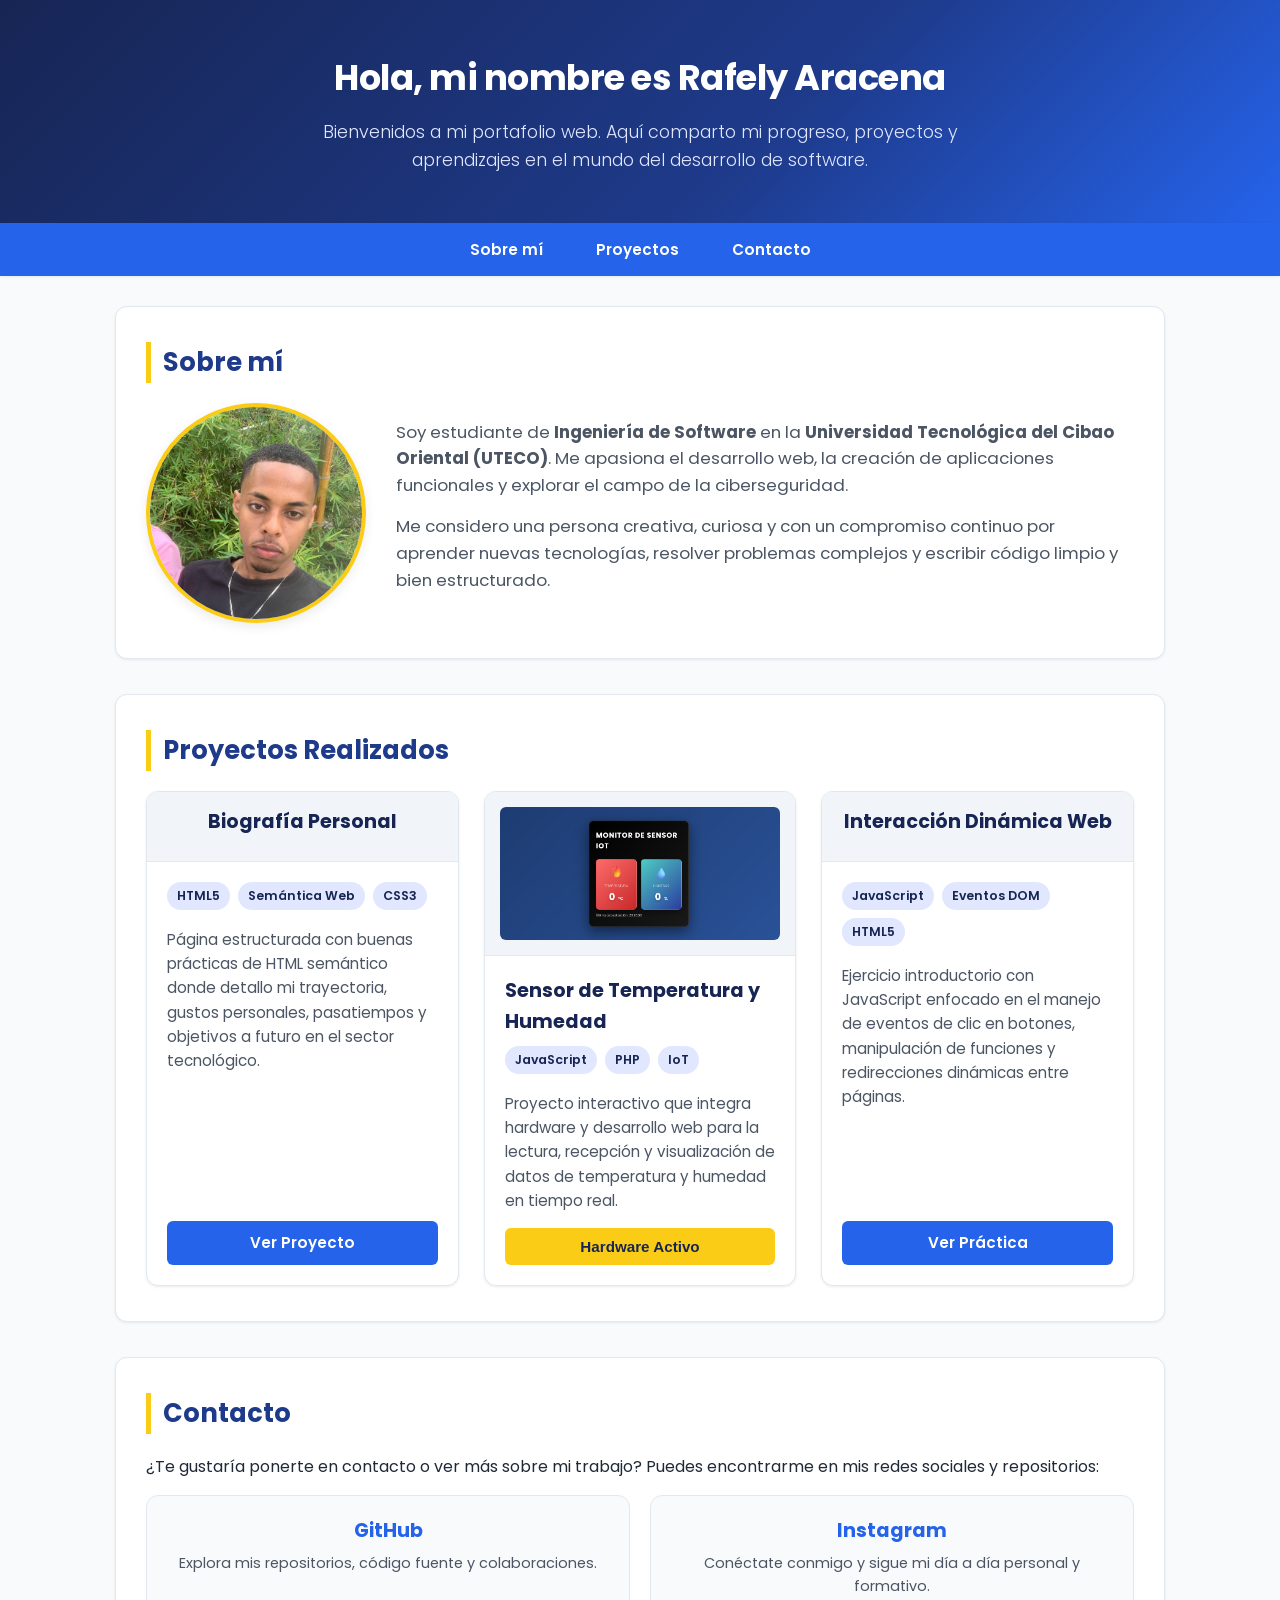
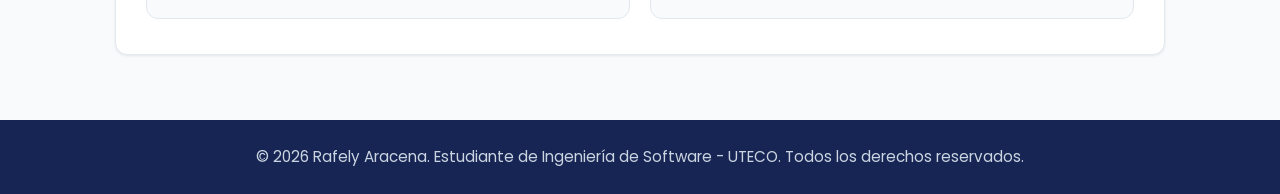
<file: index.html>
<!DOCTYPE html>
<html lang="es">
<head>
    <meta charset="UTF-8">
    <meta name="viewport" content="width=device-width, initial-scale=1.0">
    <meta name="description" content="Portafolio web personal de Rafely Aracena, estudiante de Ingeniería de Software en UTECO. Proyectos de desarrollo web, HTML5, CSS3 y JavaScript.">
    <meta name="author" content="Rafely Aracena">
    <title>Rafely Aracena | Portafolio Web</title>

    <!-- Google Fonts: Poppins -->
    <link rel="preconnect" href="https://fonts.googleapis.com">
    <link rel="preconnect" href="https://fonts.gstatic.com" crossorigin>
    <link href="https://fonts.googleapis.com/css2?family=Poppins:wght@300;400;500;600;700&display=swap" rel="stylesheet">

    <!-- Hoja de Estilos -->
    <link rel="stylesheet" href="assets/css/styles.css">
</head>
<body>

    <!-- Encabezado Principal -->
    <header>
        <h1>Hola, mi nombre es Rafely Aracena</h1>
        <p>Bienvenidos a mi portafolio web. Aquí comparto mi progreso, proyectos y aprendizajes en el mundo del desarrollo de software.</p>
    </header>

    <!-- Barra de Navegación -->
    <nav>
        <ul>
            <li><a href="#sobre-mi">Sobre mí</a></li>
            <li><a href="#proyectos">Proyectos</a></li>
            <li><a href="#contacto">Contacto</a></li>
        </ul>
    </nav>

    <!-- Contenido Principal -->
    <main>
        <!-- Sección: Sobre Mí -->
        <section id="sobre-mi">
            <h2>Sobre mí</h2>
            <div class="about-container">
                <img src="assets/img/perfil.jpeg" alt="Fotografía de Rafely Aracena" class="profile-img" loading="lazy">
                <div class="about-text">
                    <p>Soy estudiante de <strong>Ingeniería de Software</strong> en la <strong>Universidad Tecnológica del Cibao Oriental (UTECO)</strong>. Me apasiona el desarrollo web, la creación de aplicaciones funcionales y explorar el campo de la ciberseguridad.</p>
                    <p>Me considero una persona creativa, curiosa y con un compromiso continuo por aprender nuevas tecnologías, resolver problemas complejos y escribir código limpio y bien estructurado.</p>
                </div>
            </div>
        </section>

        <!-- Sección: Proyectos -->
        <section id="proyectos">
            <h2>Proyectos Realizados</h2>
            <div class="projects-grid">
                
                <!-- Proyecto 1: Biografía -->
                <article class="project-card">
                    <div class="project-card-header">
                        <h3>Biografía Personal</h3>
                    </div>
                    <div class="project-card-body">
                        <div class="tech-tags">
                            <span class="badge">HTML5</span>
                            <span class="badge">Semántica Web</span>
                            <span class="badge">CSS3</span>
                        </div>
                        <p>Página estructurada con buenas prácticas de HTML semántico donde detallo mi trayectoria, gustos personales, pasatiempos y objetivos a futuro en el sector tecnológico.</p>
                        <a href="pages/biografia.html" class="btn">Ver Proyecto</a>
                    </div>
                </article>

                <!-- Proyecto 2: Sensor de Temperatura y Humedad -->
                <article class="project-card">
                    <div class="project-card-header">
                        <img src="assets/img/sensor.png" alt="Captura del sistema de sensor de temperatura y humedad" loading="lazy">
                    </div>
                    <div class="project-card-body">
                        <h3>Sensor de Temperatura y Humedad</h3>
                        <div class="tech-tags">
                            <span class="badge">JavaScript</span>
                            <span class="badge">PHP</span>
                            <span class="badge">IoT</span>
                        </div>
                        <p>Proyecto interactivo que integra hardware y desarrollo web para la lectura, recepción y visualización de datos de temperatura y humedad en tiempo real.</p>
                        <button class="btn btn-accent" disabled title="Proyecto en demostración física">Hardware Activo</button>
                    </div>
                </article>

                <!-- Proyecto 3: Práctica de JavaScript y DOM -->
                <article class="project-card">
                    <div class="project-card-header">
                        <h3>Interacción Dinámica Web</h3>
                    </div>
                    <div class="project-card-body">
                        <div class="tech-tags">
                            <span class="badge">JavaScript</span>
                            <span class="badge">Eventos DOM</span>
                            <span class="badge">HTML5</span>
                        </div>
                        <p>Ejercicio introductorio con JavaScript enfocado en el manejo de eventos de clic en botones, manipulación de funciones y redirecciones dinámicas entre páginas.</p>
                        <a href="pages/practica-js.html" class="btn">Ver Práctica</a>
                    </div>
                </article>

            </div>
        </section>

        <!-- Sección: Contacto -->
        <section id="contacto">
            <h2>Contacto</h2>
            <p>¿Te gustaría ponerte en contacto o ver más sobre mi trabajo? Puedes encontrarme en mis redes sociales y repositorios:</p>
            
            <div class="contact-links">
                <a href="https://github.com/Jaco-design?tab=repositories" target="_blank" rel="noopener noreferrer" class="contact-card">
                    <h3>GitHub</h3>
                    <p>Explora mis repositorios, código fuente y colaboraciones.</p>
                </a>
                <a href="https://www.instagram.com/the___jaco/" target="_blank" rel="noopener noreferrer" class="contact-card">
                    <h3>Instagram</h3>
                    <p>Conéctate conmigo y sigue mi día a día personal y formativo.</p>
                </a>
            </div>
        </section>
    </main>

    <!-- Pie de Página -->
    <footer>
        <p>&copy; 2026 Rafely Aracena. Estudiante de Ingeniería de Software - UTECO. Todos los derechos reservados.</p>
    </footer>

</body>
</html>
</file>
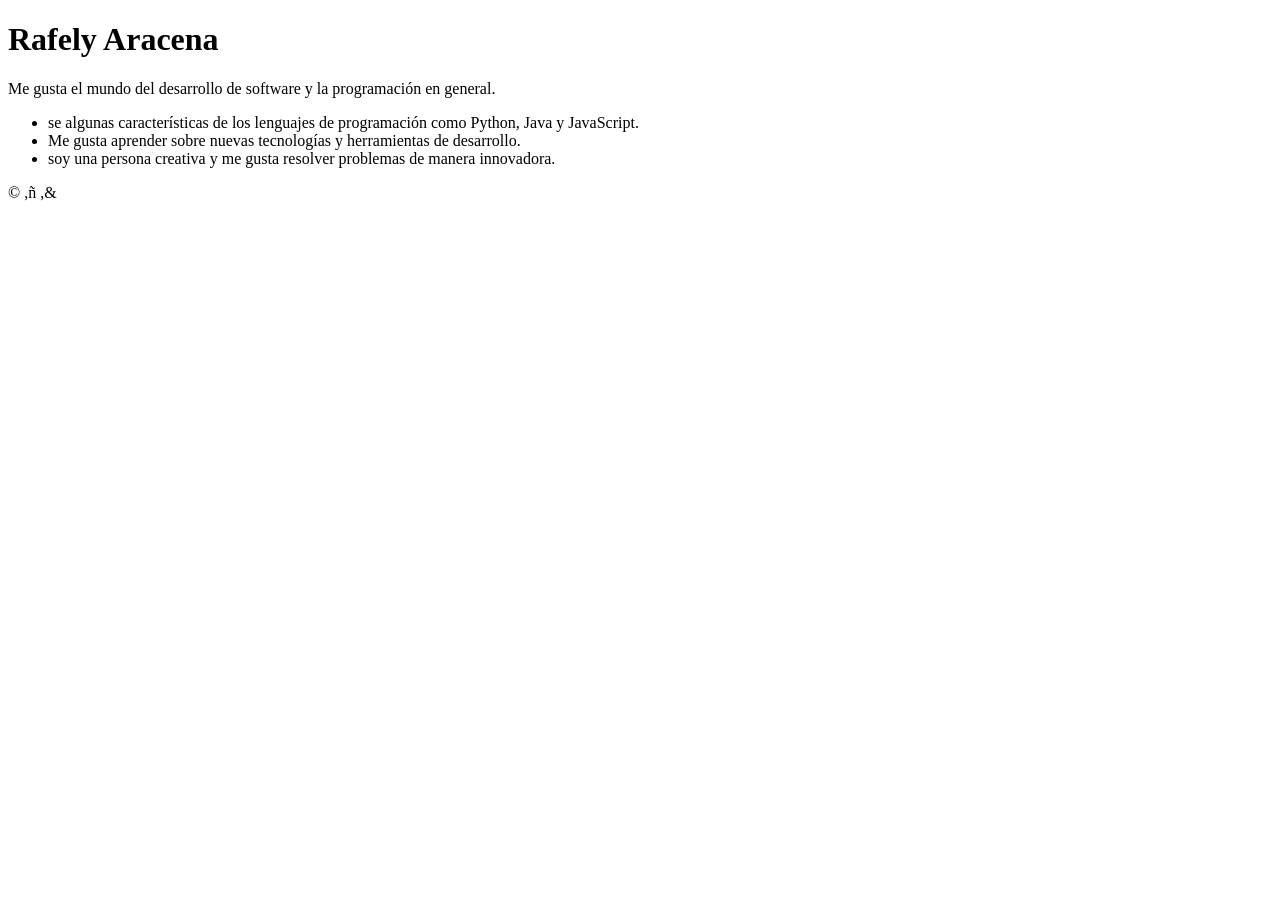
<file: carpeta1/index1.html>
<!DOCTYPE html>
<html lang="es">
<head>
    <meta charset="UTF-8">
    <meta name="viewport" content="width=device-width, initial-scale=1.0">
    <title>Practica 1 Perfil</title>
</head>
<body>
    <h1>Rafely Aracena</h1>
    <p>Me gusta el mundo del desarrollo de software y la programación en general.</p>
    <ul>
        <li>se algunas características de los lenguajes de programación como Python, Java y JavaScript.</li>
        <li>Me gusta aprender sobre nuevas tecnologías y herramientas de desarrollo.</li>
        <li>soy una persona creativa y me gusta resolver problemas de manera innovadora.</li>
    </ul>
    <p>&copy; ,&ntilde; ,&amp;</p>
</body>
</html>
</file>
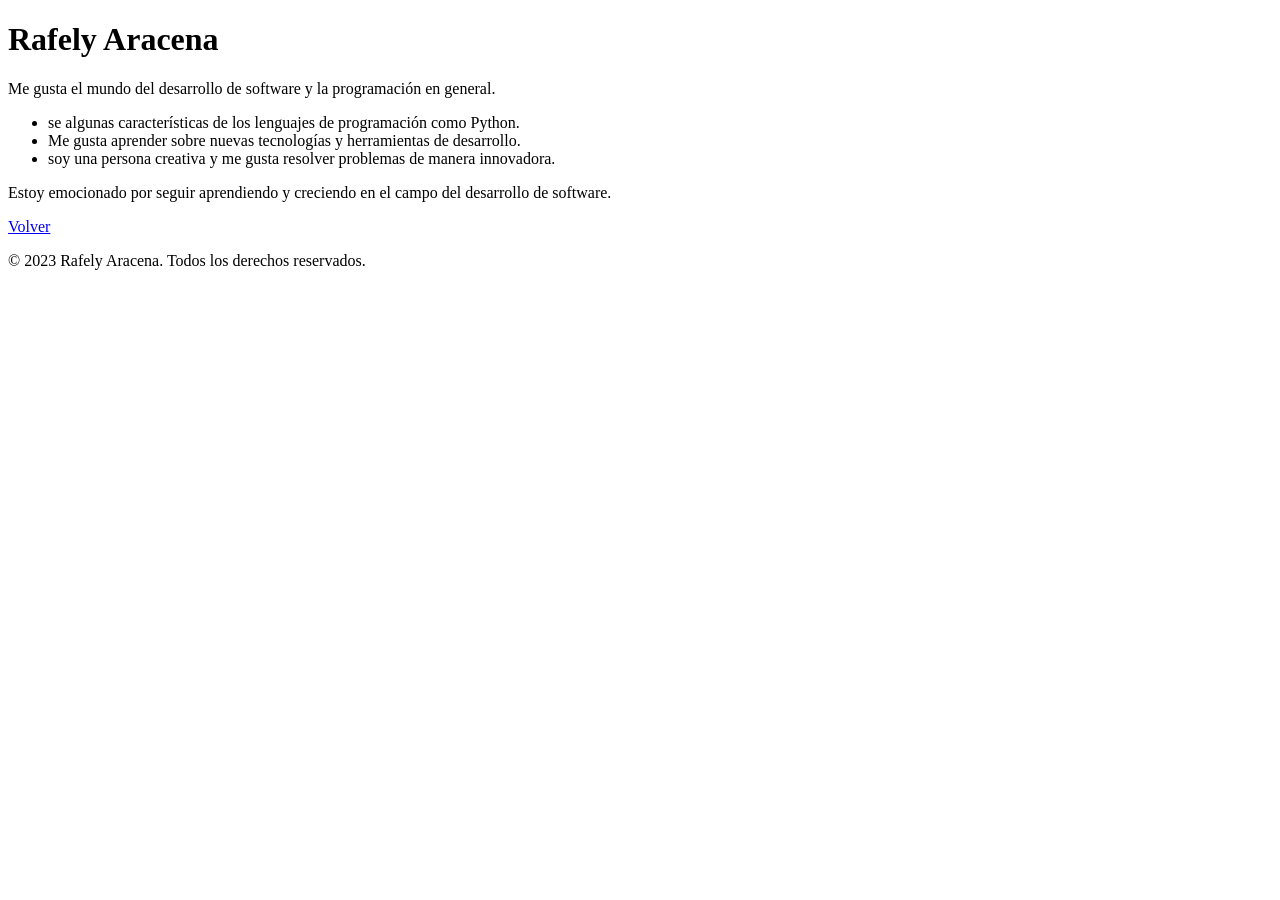
<file: MiniPortafolio/index1.html>
<!DOCTYPE html>
<html lang="es">
<head>
    <meta charset="UTF-8">
    <meta name="viewport" content="width=device-width, initial-scale=1.0">
    <title>Practica 1 Perfil</title>
</head>
<body>
    <h1>Rafely Aracena</h1>
    <p>Me gusta el mundo del desarrollo de software y la programación en general.</p>
    <ul>
        <li>se algunas características de los lenguajes de programación como Python.</li>
        <li>Me gusta aprender sobre nuevas tecnologías y herramientas de desarrollo.</li>
        <li>soy una persona creativa y me gusta resolver problemas de manera innovadora.</li>
    </ul>
    <p>Estoy emocionado por seguir aprendiendo y creciendo en el campo del desarrollo de software.</p>
    <a href="HTLyJavaScript.html">Volver</a>
    <p>&copy; 2023 Rafely Aracena. Todos los derechos reservados.</p>
</body>
</html>
</file>
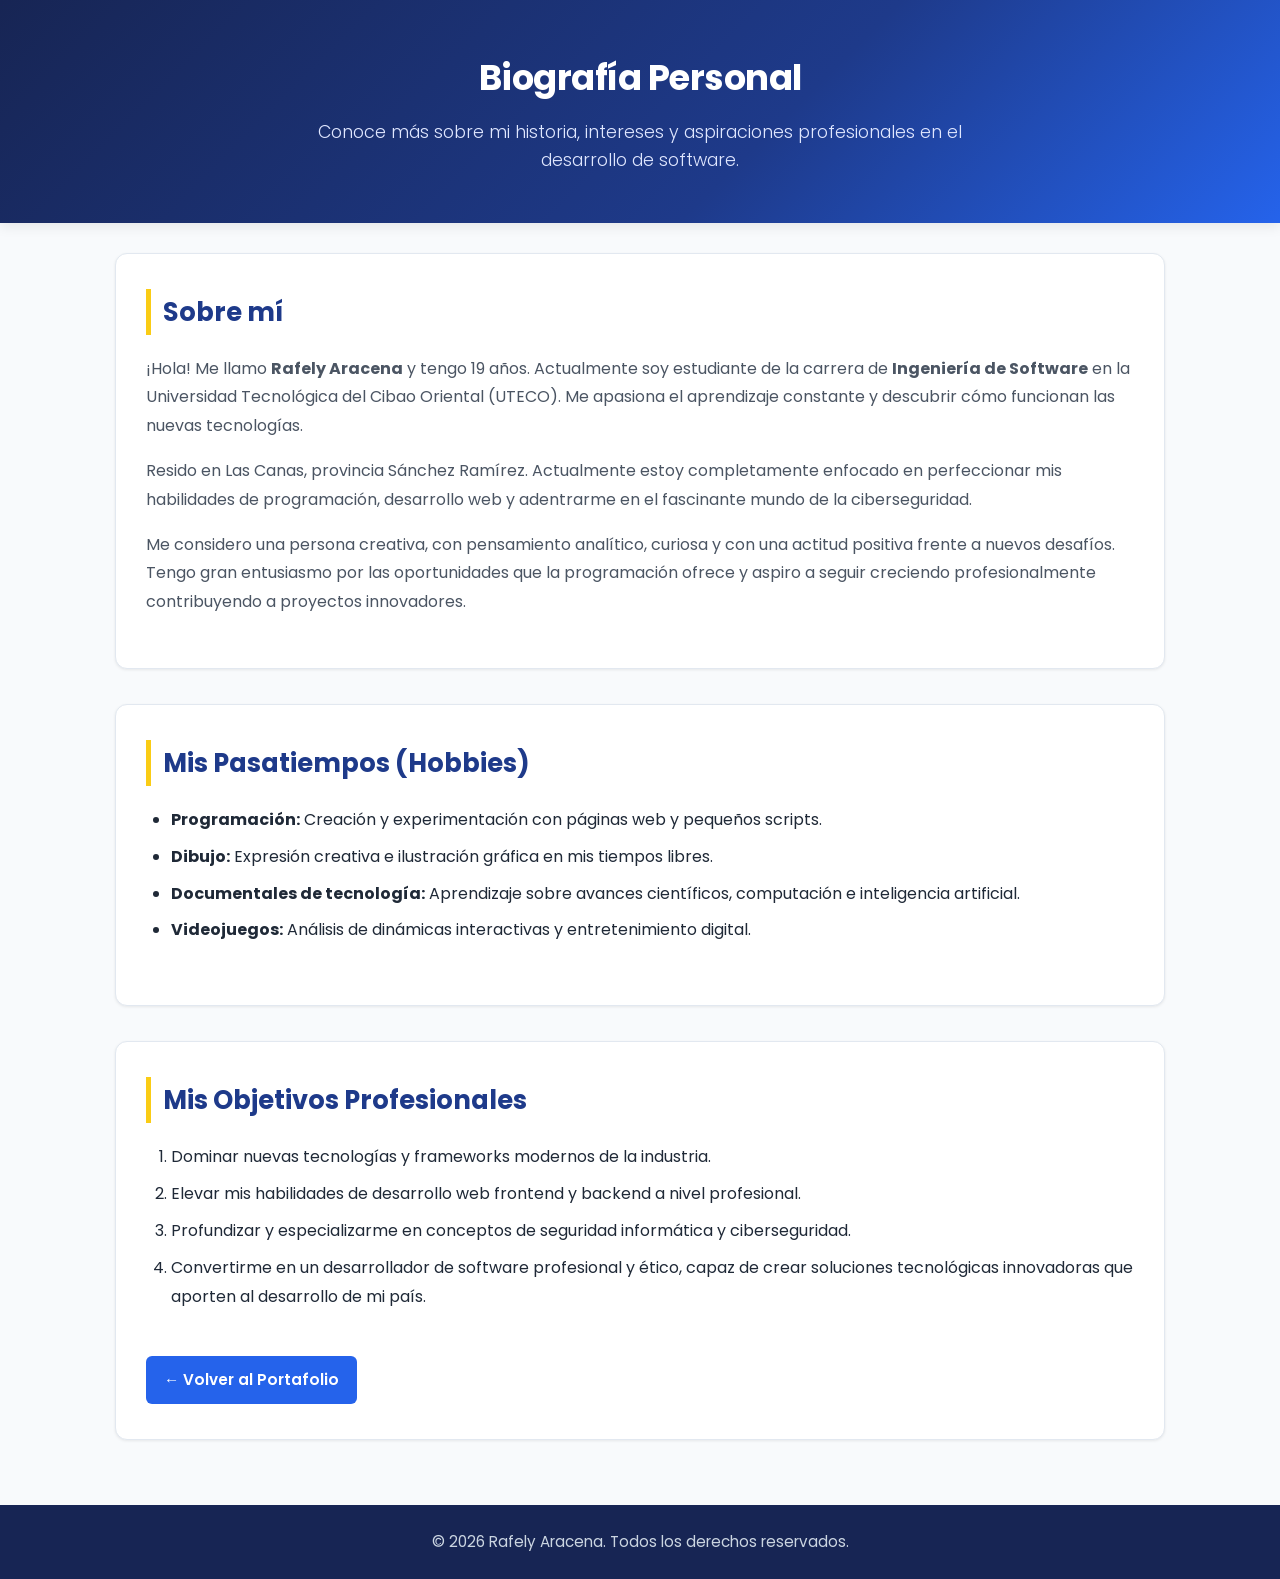
<file: pages/biografia.html>
<!DOCTYPE html>
<html lang="es">
<head>
    <meta charset="UTF-8">
    <meta name="viewport" content="width=device-width, initial-scale=1.0">
    <meta name="description" content="Biografía personal de Rafely Aracena, estudiante de Ingeniería de Software en UTECO. Información personal, gustos, intereses y objetivos.">
    <meta name="keywords" content="biografía, Rafely Aracena, estudiante de software, UTECO, desarrollo web, ciberseguridad">
    <meta name="author" content="Rafely Aracena">
    <title>Biografía | Rafely Aracena</title>

    <!-- Google Fonts: Poppins -->
    <link rel="preconnect" href="https://fonts.googleapis.com">
    <link rel="preconnect" href="https://fonts.gstatic.com" crossorigin>
    <link href="https://fonts.googleapis.com/css2?family=Poppins:wght@300;400;500;600;700&display=swap" rel="stylesheet">

    <!-- Hoja de Estilos -->
    <link rel="stylesheet" href="../assets/css/styles.css">
</head>
<body>

    <!-- Encabezado -->
    <header>
        <h1>Biografía Personal</h1>
        <p>Conoce más sobre mi historia, intereses y aspiraciones profesionales en el desarrollo de software.</p>
    </header>

    <!-- Contenido Principal -->
    <main>
        <article class="article-content">
            <section>
                <h2>Sobre mí</h2>
                <p>¡Hola! Me llamo <strong>Rafely Aracena</strong> y tengo 19 años. Actualmente soy estudiante de la carrera de <strong>Ingeniería de Software</strong> en la Universidad Tecnológica del Cibao Oriental (UTECO). Me apasiona el aprendizaje constante y descubrir cómo funcionan las nuevas tecnologías.</p>
                
                <p>Resido en Las Canas, provincia Sánchez Ramírez. Actualmente estoy completamente enfocado en perfeccionar mis habilidades de programación, desarrollo web y adentrarme en el fascinante mundo de la ciberseguridad.</p>

                <p>Me considero una persona creativa, con pensamiento analítico, curiosa y con una actitud positiva frente a nuevos desafíos. Tengo gran entusiasmo por las oportunidades que la programación ofrece y aspiro a seguir creciendo profesionalmente contribuyendo a proyectos innovadores.</p>
            </section>

            <section>
                <h2>Mis Pasatiempos (Hobbies)</h2>
                <ul>
                    <li><strong>Programación:</strong> Creación y experimentación con páginas web y pequeños scripts.</li>
                    <li><strong>Dibujo:</strong> Expresión creativa e ilustración gráfica en mis tiempos libres.</li>
                    <li><strong>Documentales de tecnología:</strong> Aprendizaje sobre avances científicos, computación e inteligencia artificial.</li>
                    <li><strong>Videojuegos:</strong> Análisis de dinámicas interactivas y entretenimiento digital.</li>
                </ul>
            </section>

            <section>
                <h2>Mis Objetivos Profesionales</h2>
                <ol>
                    <li>Dominar nuevas tecnologías y frameworks modernos de la industria.</li>
                    <li>Elevar mis habilidades de desarrollo web frontend y backend a nivel profesional.</li>
                    <li>Profundizar y especializarme en conceptos de seguridad informática y ciberseguridad.</li>
                    <li>Convertirme en un desarrollador de software profesional y ético, capaz de crear soluciones tecnológicas innovadoras que aporten al desarrollo de mi país.</li>
                </ol>

                <div class="back-link">
                    <a href="../index.html" class="btn">← Volver al Portafolio</a>
                </div>
            </section>
        </article>
    </main>

    <!-- Pie de Página -->
    <footer>
        <p>&copy; 2026 Rafely Aracena. Todos los derechos reservados.</p>
    </footer>

</body>
</html>
</file>
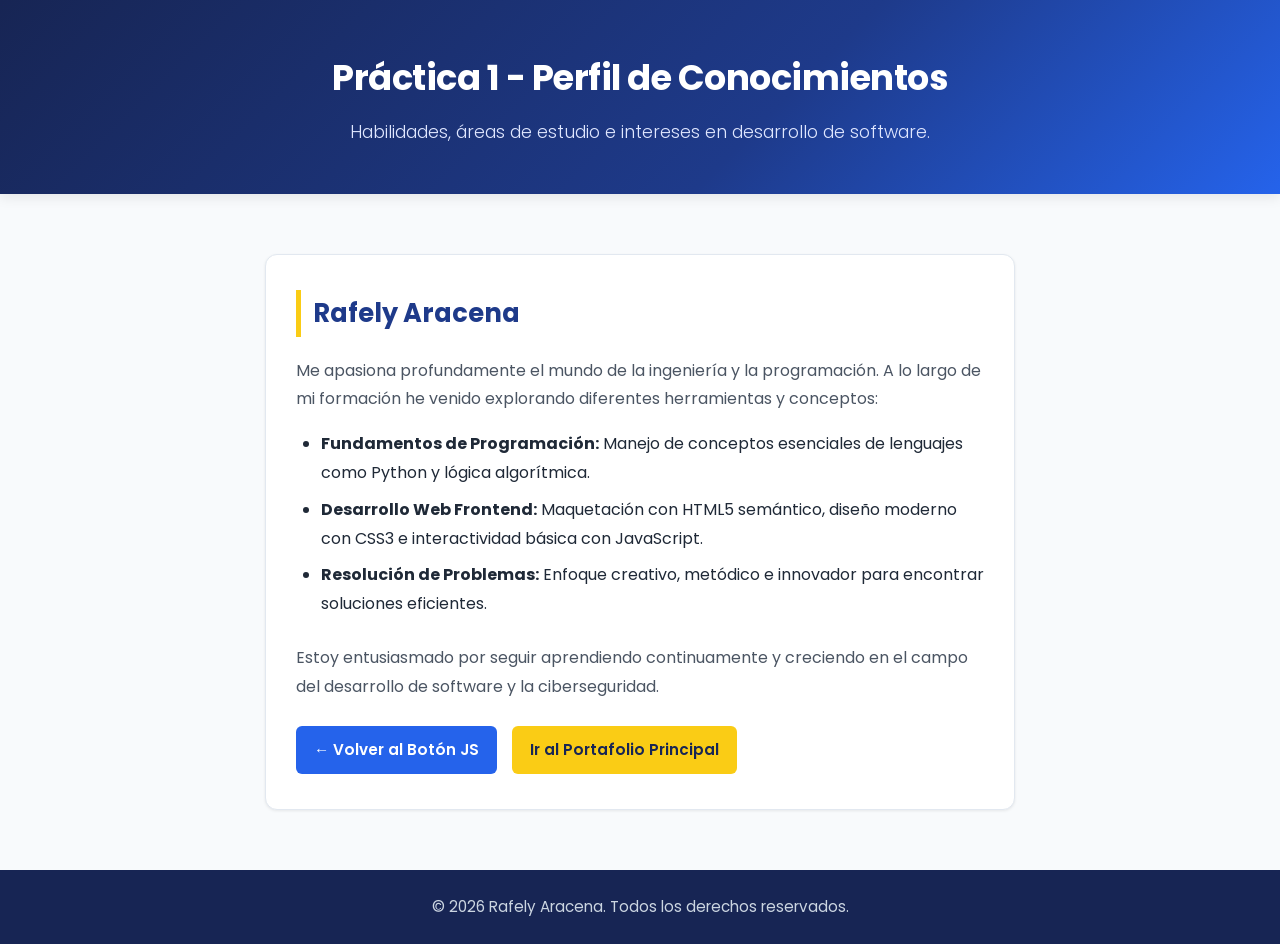
<file: pages/complemento.html>
<!DOCTYPE html>
<html lang="es">
<head>
    <meta charset="UTF-8">
    <meta name="viewport" content="width=device-width, initial-scale=1.0">
    <title>Perfil y Conocimientos | Rafely Aracena</title>

    <!-- Google Fonts: Poppins -->
    <link rel="preconnect" href="https://fonts.googleapis.com">
    <link rel="preconnect" href="https://fonts.gstatic.com" crossorigin>
    <link href="https://fonts.googleapis.com/css2?family=Poppins:wght@300;400;500;600;700&display=swap" rel="stylesheet">

    <!-- Hoja de Estilos -->
    <link rel="stylesheet" href="../assets/css/styles.css">
</head>
<body>

    <header>
        <h1>Práctica 1 - Perfil de Conocimientos</h1>
        <p>Habilidades, áreas de estudio e intereses en desarrollo de software.</p>
    </header>

    <main>
        <section class="article-content" style="max-width: 750px; margin: 30px auto;">
            <h2>Rafely Aracena</h2>
            <p>Me apasiona profundamente el mundo de la ingeniería y la programación. A lo largo de mi formación he venido explorando diferentes herramientas y conceptos:</p>
            
            <ul>
                <li><strong>Fundamentos de Programación:</strong> Manejo de conceptos esenciales de lenguajes como Python y lógica algorítmica.</li>
                <li><strong>Desarrollo Web Frontend:</strong> Maquetación con HTML5 semántico, diseño moderno con CSS3 e interactividad básica con JavaScript.</li>
                <li><strong>Resolución de Problemas:</strong> Enfoque creativo, metódico e innovador para encontrar soluciones eficientes.</li>
            </ul>

            <p>Estoy entusiasmado por seguir aprendiendo continuamente y creciendo en el campo del desarrollo de software y la ciberseguridad.</p>

            <div style="display: flex; gap: 15px; flex-wrap: wrap; margin-top: 25px;">
                <a href="practica-js.html" class="btn">← Volver al Botón JS</a>
                <a href="../index.html" class="btn btn-accent">Ir al Portafolio Principal</a>
            </div>
        </section>
    </main>

    <footer>
        <p>&copy; 2026 Rafely Aracena. Todos los derechos reservados.</p>
    </footer>

</body>
</html>
</file>
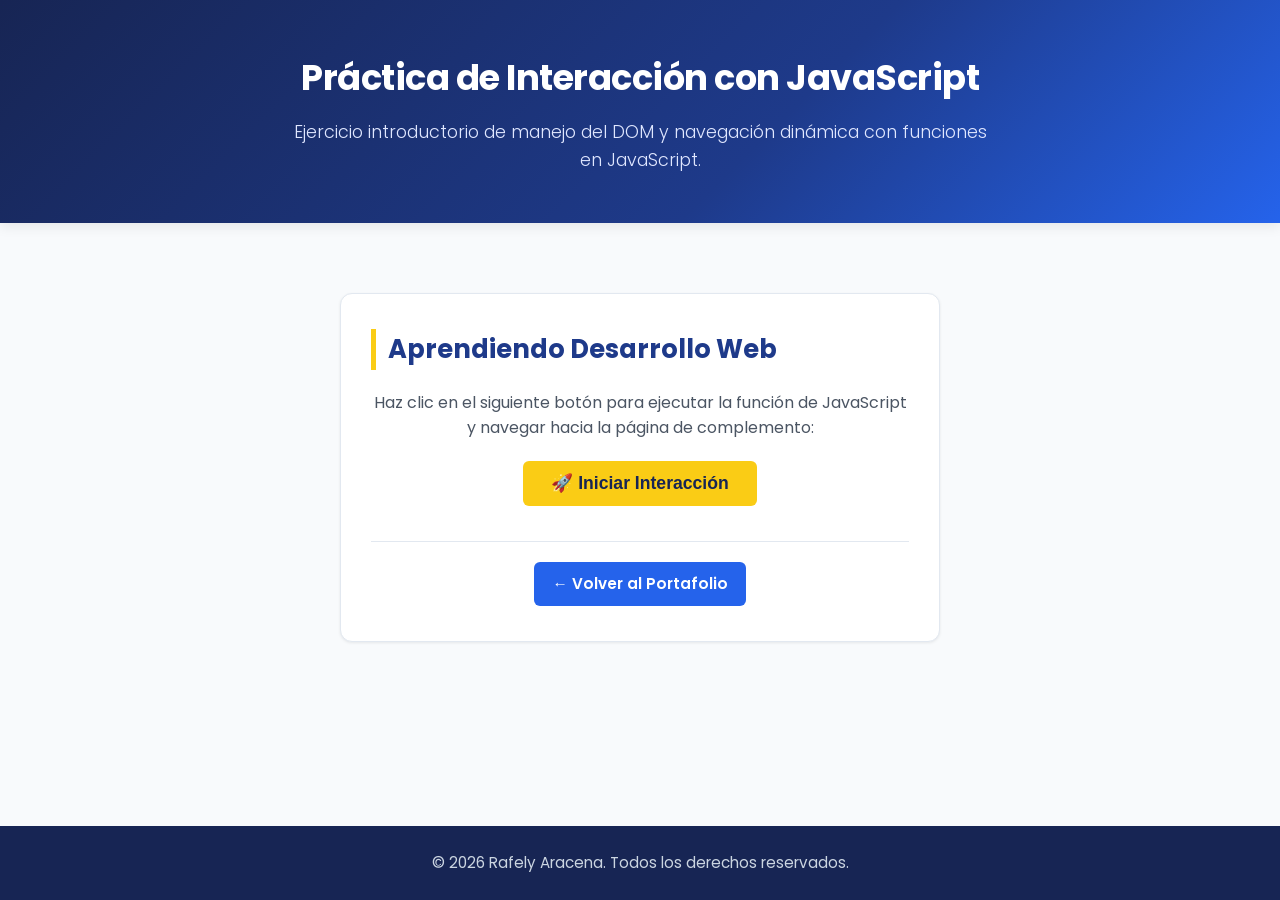
<file: pages/practica-js.html>
<!DOCTYPE html>
<html lang="es">
<head>
    <meta charset="UTF-8">
    <meta name="viewport" content="width=device-width, initial-scale=1.0">
    <title>Práctica con JavaScript | Rafely Aracena</title>

    <!-- Google Fonts: Poppins -->
    <link rel="preconnect" href="https://fonts.googleapis.com">
    <link rel="preconnect" href="https://fonts.gstatic.com" crossorigin>
    <link href="https://fonts.googleapis.com/css2?family=Poppins:wght@300;400;500;600;700&display=swap" rel="stylesheet">

    <!-- Hoja de Estilos -->
    <link rel="stylesheet" href="../assets/css/styles.css">
</head>
<body>

    <header>
        <h1>Práctica de Interacción con JavaScript</h1>
        <p>Ejercicio introductorio de manejo del DOM y navegación dinámica con funciones en JavaScript.</p>
    </header>

    <main>
        <section style="text-align: center; max-width: 600px; margin: 40px auto;">
            <h2>Aprendiendo Desarrollo Web</h2>
            <p style="margin: 20px 0; color: var(--text-muted);">
                Haz clic en el siguiente botón para ejecutar la función de JavaScript y navegar hacia la página de complemento:
            </p>

            <button onclick="startUp()" class="btn btn-accent" style="font-size: 1.1rem; padding: 12px 28px;">
                🚀 Iniciar Interacción
            </button>

            <div style="margin-top: 35px; border-top: 1px solid var(--border-color); padding-top: 20px;">
                <a href="../index.html" class="btn">← Volver al Portafolio</a>
            </div>
        </section>
    </main>

    <footer>
        <p>&copy; 2026 Rafely Aracena. Todos los derechos reservados.</p>
    </footer>

    <script>
        function startUp() {
            // Redirección relativa a la página de complemento
            window.location.href = "complemento.html";
        }
    </script>
</body>
</html>
</file>
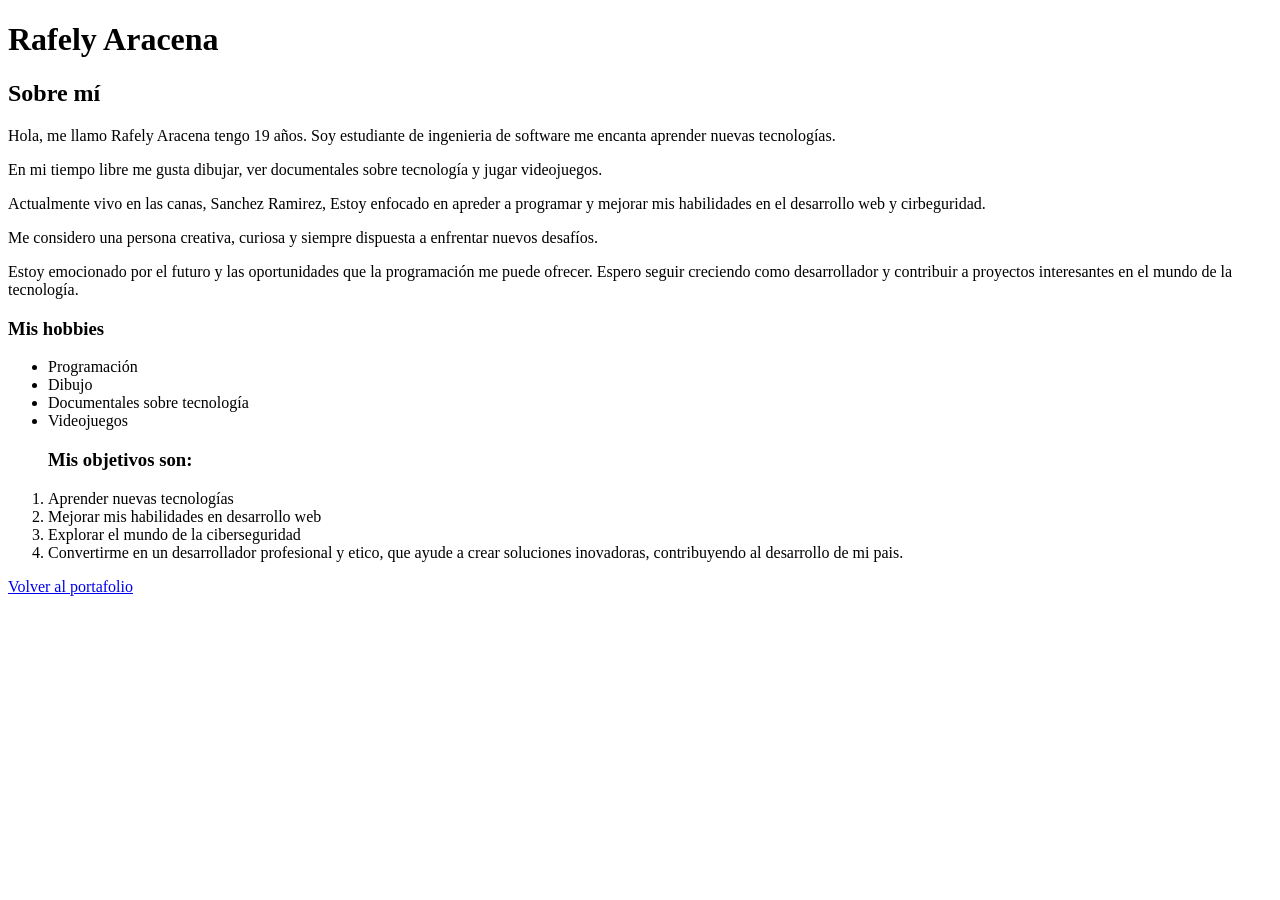
<file: MiniPortafolio/biografia/biografia.html>
<!DOCTYPE html>
<html lang='es'>
<head>
    <meta charset='utf-8'>
    <meta name="description" content="Biografia personal con informacion basica de mi vida, mis gustos y mis intereses">
    <meta name="keywords" content="biografia, informacion personal, gustos, interes, estudiante de programacion">
    <meta name="author" content="Rafely">
    <meta name="viewport" content="width=device-width, initial-scale=1.0">
    <title>Mi biografia en la web</title>
</head>

<body>
    
    
    <h1>Rafely Aracena</h1>

    <h2>Sobre mí</h2>

    <p>Hola, me llamo Rafely Aracena tengo 19 años. Soy estudiante de ingenieria de software me encanta aprender nuevas tecnologías.</p>
    <p>En mi tiempo libre me gusta dibujar, ver documentales sobre tecnología y jugar videojuegos.</p>
    <p> Actualmente vivo en las canas, Sanchez Ramirez, Estoy enfocado en apreder a programar y mejorar mis habilidades en el desarrollo web y cirbeguridad.</p>
<p> Me considero una persona creativa, curiosa y siempre dispuesta a enfrentar nuevos desafíos.</p>
<p>Estoy emocionado por el futuro y las oportunidades que la programación me puede ofrecer. Espero seguir creciendo como desarrollador y contribuir a proyectos interesantes en el mundo de la tecnología.</p>

    <h3>Mis hobbies</h3>
<ul>
    <li>Programación</li>
    <li>Dibujo</li>
    <li>Documentales sobre tecnología</li>
    <li>Videojuegos</li>
</ul>
<ol>
    <h3>Mis objetivos son:</h3>
    <li>Aprender nuevas tecnologías</li>
    <li>Mejorar mis habilidades en desarrollo web</li>
    <li>Explorar el mundo de la ciberseguridad</li>
    <li>Convertirme en un desarrollador profesional y etico, que ayude a crear soluciones inovadoras, contribuyendo al desarrollo de mi pais. </li>
</ol>
<a href="../MiniPortafolio/index.html">Volver al portafolio</a>
</body>
</html>
</file>
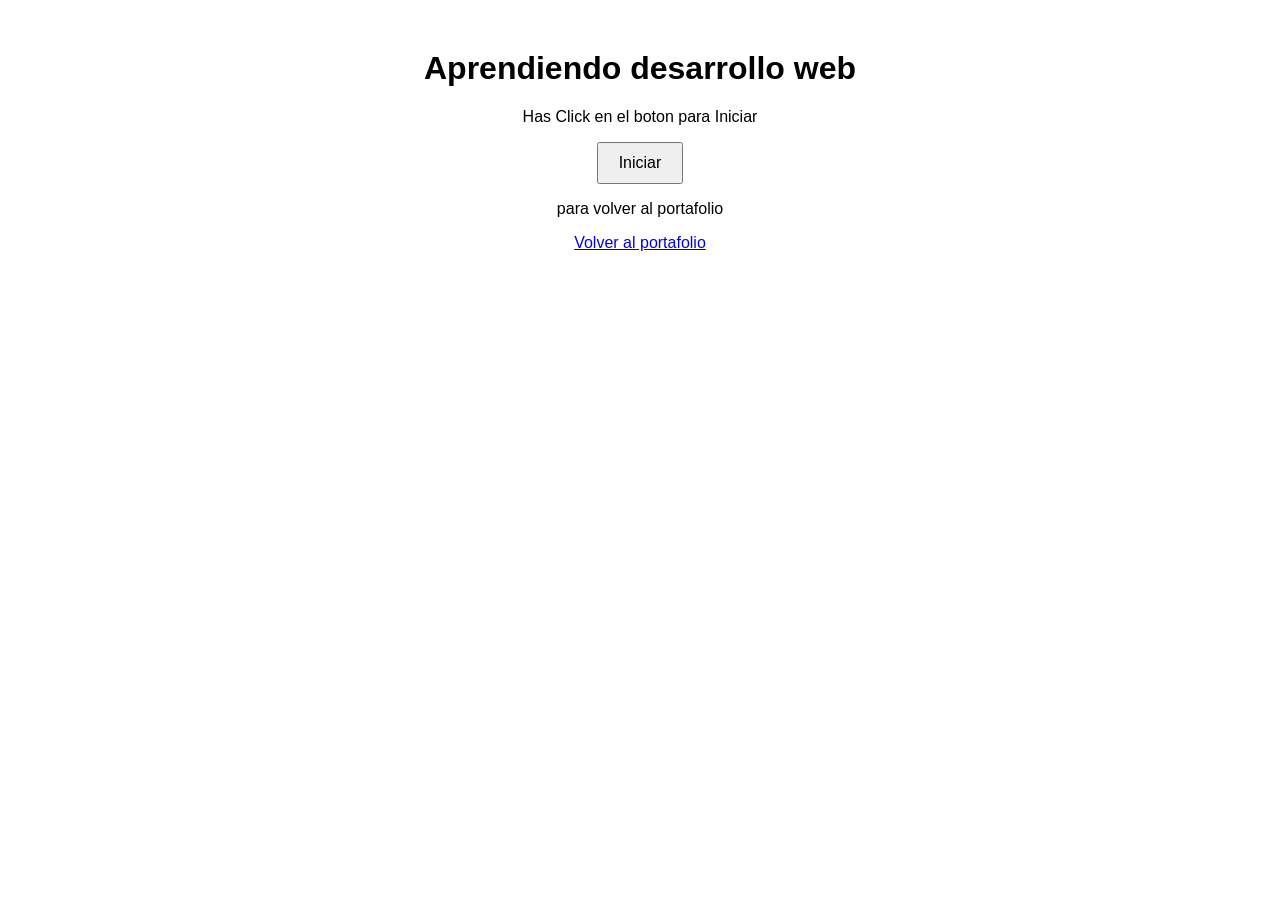
<file: MiniPortafolio/Perfil/HTLyJavaScript.html>
<!DOCTYPE html>
<html lang="es">
<head>
    <meta charset="UTF-8">
    <meta name="viewport" content="width=device-width, initial-scale=1.0">
    <title>pimer pagina con script</title>
    <style>
        body {
            font-family: Arial, sans-serif;
            text-align: center;
            margin-top: 50px;
        }
        button {
            padding: 10px 20px;
            font-size: 16px;
            cursor: pointer;
        }
    </style>
</head>
<body>
    <h1>Aprendiendo desarrollo web</h1> 
    <p> Has Click en el boton para Iniciar</p>
    <button onclick="startUp()">Iniciar</button>
    <p>para volver al portafolio</p>
    <a href="../MiniPortafolio/index.html">Volver al portafolio</a>

    <script>
        function startUp() {
            window.location.href = "index1.html";
        }
    </script>
</body>
</html>
</file>
<file: assets/css/styles.css>
/* ==========================================================================
   PORTAFOLIO WEB - RAFELY ARACENA
   Estilos principales y responsivos
   ========================================================================== */

/* ===== 1. VARIABLES GLOBALES ===== */
:root {
    --primary-color: #1e3a8a;       /* Azul marino corporativo */
    --primary-light: #2563eb;       /* Azul brillante para interactividad */
    --primary-dark: #172554;        /* Azul muy oscuro */
    --accent-color: #facc15;        /* Amarillo vibrante para acentos y llamadas a la acción */
    --accent-hover: #eab308;        /* Amarillo más oscuro para hover */
    --bg-color: #f8fafc;            /* Fondo gris claro moderno */
    --card-bg: #ffffff;             /* Fondo blanco para tarjetas y secciones */
    --text-color: #1f2937;          /* Texto principal oscuro para alta legibilidad */
    --text-muted: #4b5563;          /* Texto secundario / descripciones */
    --border-color: #e2e8f0;        /* Color de bordes suaves */
    --shadow-sm: 0 1px 3px rgba(0, 0, 0, 0.08);
    --shadow-md: 0 4px 12px rgba(0, 0, 0, 0.08);
    --shadow-lg: 0 10px 25px -3px rgba(0, 0, 0, 0.1);
    --radius-sm: 6px;
    --radius-md: 12px;
    --radius-lg: 18px;
    --transition: all 0.25s ease-in-out;
}

/* ===== 2. RESET Y ESTILOS BASE ===== */
*, *::before, *::after {
    box-sizing: border-box;
    margin: 0;
    padding: 0;
}

html {
    scroll-behavior: smooth;
}

body {
    font-family: 'Poppins', -apple-system, BlinkMacSystemFont, 'Segoe UI', Roboto, sans-serif;
    background-color: var(--bg-color);
    color: var(--text-color);
    line-height: 1.6;
    display: flex;
    flex-direction: column;
    min-height: 100vh;
}

/* ===== 3. HEADER ===== */
header {
    background: linear-gradient(135deg, var(--primary-dark) 0%, var(--primary-color) 60%, var(--primary-light) 100%);
    color: #ffffff;
    text-align: center;
    padding: 50px 20px 40px;
    box-shadow: var(--shadow-md);
}

header h1 {
    font-size: 2.2rem;
    font-weight: 700;
    margin-bottom: 12px;
    letter-spacing: -0.5px;
}

header p {
    font-size: 1.1rem;
    max-width: 700px;
    margin: 0 auto 8px;
    color: #e0e7ff;
    font-weight: 300;
}

/* ===== 4. NAVEGACIÓN ===== */
nav {
    background-color: var(--primary-light);
    position: sticky;
    top: 0;
    z-index: 100;
    box-shadow: var(--shadow-sm);
}

nav ul {
    display: flex;
    justify-content: center;
    gap: 25px;
    list-style: none;
    padding: 14px 20px;
}

nav a {
    color: #ffffff;
    text-decoration: none;
    font-weight: 600;
    font-size: 0.95rem;
    padding: 6px 14px;
    border-radius: var(--radius-sm);
    transition: var(--transition);
}

nav a:hover,
nav a:focus {
    color: var(--primary-dark);
    background-color: var(--accent-color);
}

/* ===== 5. ESTRUCTURA PRINCIPAL (MAIN & SECCIONES) ===== */
main {
    flex: 1;
    width: 90%;
    max-width: 1050px;
    margin: 30px auto;
}

section {
    background: var(--card-bg);
    margin-bottom: 35px;
    padding: 35px 30px;
    border-radius: var(--radius-md);
    box-shadow: var(--shadow-sm);
    border: 1px solid var(--border-color);
    transition: var(--transition);
}

section:hover {
    box-shadow: var(--shadow-md);
}

/* ===== 6. TÍTULOS Y SUBTÍTULOS ===== */
h2 {
    color: var(--primary-color);
    font-size: 1.6rem;
    font-weight: 700;
    margin-bottom: 20px;
    display: flex;
    align-items: center;
    gap: 10px;
    border-left: 5px solid var(--accent-color);
    padding-left: 12px;
}

h3 {
    color: var(--primary-dark);
    font-size: 1.2rem;
    margin-bottom: 8px;
}

/* ===== 7. SECCIÓN SOBRE MÍ ===== */
.about-container {
    display: flex;
    align-items: center;
    gap: 30px;
    flex-wrap: wrap;
}

.profile-img {
    width: 220px;
    height: 220px;
    object-fit: cover;
    border-radius: 50%;
    border: 4px solid var(--accent-color);
    box-shadow: var(--shadow-md);
    flex-shrink: 0;
    margin: 0 auto;
}

.about-text {
    flex: 1;
    min-width: 280px;
}

.about-text p {
    margin-bottom: 14px;
    color: var(--text-muted);
    font-size: 1.05rem;
}

/* ===== 8. SECCIÓN PROYECTOS (GRID MODERNO DE TARJETAS) ===== */
.projects-grid {
    display: grid;
    grid-template-columns: repeat(auto-fit, minmax(300px, 1fr));
    gap: 25px;
    margin-top: 15px;
}

.project-card {
    background-color: var(--card-bg);
    border: 1px solid var(--border-color);
    border-radius: var(--radius-md);
    overflow: hidden;
    box-shadow: var(--shadow-sm);
    display: flex;
    flex-direction: column;
    transition: var(--transition);
}

.project-card:hover {
    transform: translateY(-5px);
    box-shadow: var(--shadow-lg);
    border-color: var(--primary-light);
}

.project-card-header {
    background: #f1f5f9;
    padding: 15px;
    text-align: center;
    border-bottom: 1px solid var(--border-color);
}

.project-card img {
    width: 100%;
    max-height: 200px;
    object-fit: cover;
    border-radius: var(--radius-sm);
    display: block;
}

.project-card-body {
    padding: 20px;
    display: flex;
    flex-direction: column;
    flex-grow: 1;
}

.project-card-body p {
    color: var(--text-muted);
    font-size: 0.95rem;
    margin-bottom: 15px;
    flex-grow: 1;
}

/* Etiquetas de tecnologías */
.tech-tags {
    display: flex;
    flex-wrap: wrap;
    gap: 8px;
    margin-bottom: 18px;
}

.badge {
    background-color: #e0e7ff;
    color: var(--primary-dark);
    font-size: 0.78rem;
    font-weight: 600;
    padding: 4px 10px;
    border-radius: 20px;
}

/* ===== 9. BOTONES ===== */
.btn {
    display: inline-block;
    background-color: var(--primary-light);
    color: #ffffff;
    text-decoration: none;
    font-weight: 600;
    font-size: 0.95rem;
    padding: 10px 18px;
    border-radius: var(--radius-sm);
    text-align: center;
    transition: var(--transition);
    border: none;
    cursor: pointer;
}

.btn:hover {
    background-color: var(--primary-dark);
    color: #ffffff;
}

.btn-accent {
    background-color: var(--accent-color);
    color: var(--primary-dark);
}

.btn-accent:hover {
    background-color: var(--accent-hover);
}

/* ===== 10. SECCIÓN CONTACTO ===== */
.contact-links {
    display: flex;
    gap: 20px;
    flex-wrap: wrap;
    margin-top: 15px;
}

.contact-card {
    flex: 1;
    min-width: 220px;
    background-color: #f8fafc;
    border: 1px solid var(--border-color);
    border-radius: var(--radius-md);
    padding: 20px;
    text-decoration: none;
    color: inherit;
    display: flex;
    flex-direction: column;
    align-items: center;
    text-align: center;
    transition: var(--transition);
}

.contact-card:hover {
    border-color: var(--primary-light);
    background-color: #ffffff;
    box-shadow: var(--shadow-md);
    transform: translateY(-3px);
}

.contact-card h3 {
    color: var(--primary-light);
    margin-bottom: 5px;
}

.contact-card p {
    color: var(--text-muted);
    font-size: 0.9rem;
}

/* ===== 11. ESTILOS DE PÁGINAS SECUNDARIAS (BIOGRAFÍA, PRÁCTICAS) ===== */
.article-content {
    line-height: 1.8;
}

.article-content p {
    margin-bottom: 16px;
    color: var(--text-muted);
}

.article-content ul,
.article-content ol {
    margin: 15px 0 25px 25px;
}

.article-content li {
    margin-bottom: 8px;
}

.back-link {
    display: inline-block;
    margin-top: 20px;
}

/* ===== 12. FOOTER ===== */
footer {
    background-color: var(--primary-dark);
    color: #cbd5e1;
    text-align: center;
    padding: 25px 20px;
    margin-top: auto;
    font-size: 0.95rem;
}

footer p {
    margin: 0;
}

/* ===== 13. RESPONSIVE DESIGN (MEDIA QUERIES) ===== */
@media (max-width: 768px) {
    header {
        padding: 35px 15px 25px;
    }

    header h1 {
        font-size: 1.7rem;
    }

    header p {
        font-size: 0.95rem;
    }

    nav ul {
        gap: 12px;
        padding: 10px;
    }

    nav a {
        font-size: 0.85rem;
        padding: 5px 10px;
    }

    section {
        padding: 25px 18px;
        margin-bottom: 25px;
    }

    .about-container {
        flex-direction: column;
        text-align: center;
        gap: 20px;
    }

    .profile-img {
        width: 170px;
        height: 170px;
    }

    h2 {
        font-size: 1.35rem;
    }

    .projects-grid {
        grid-template-columns: 1fr;
    }

    .contact-links {
        flex-direction: column;
    }
}
</file>
